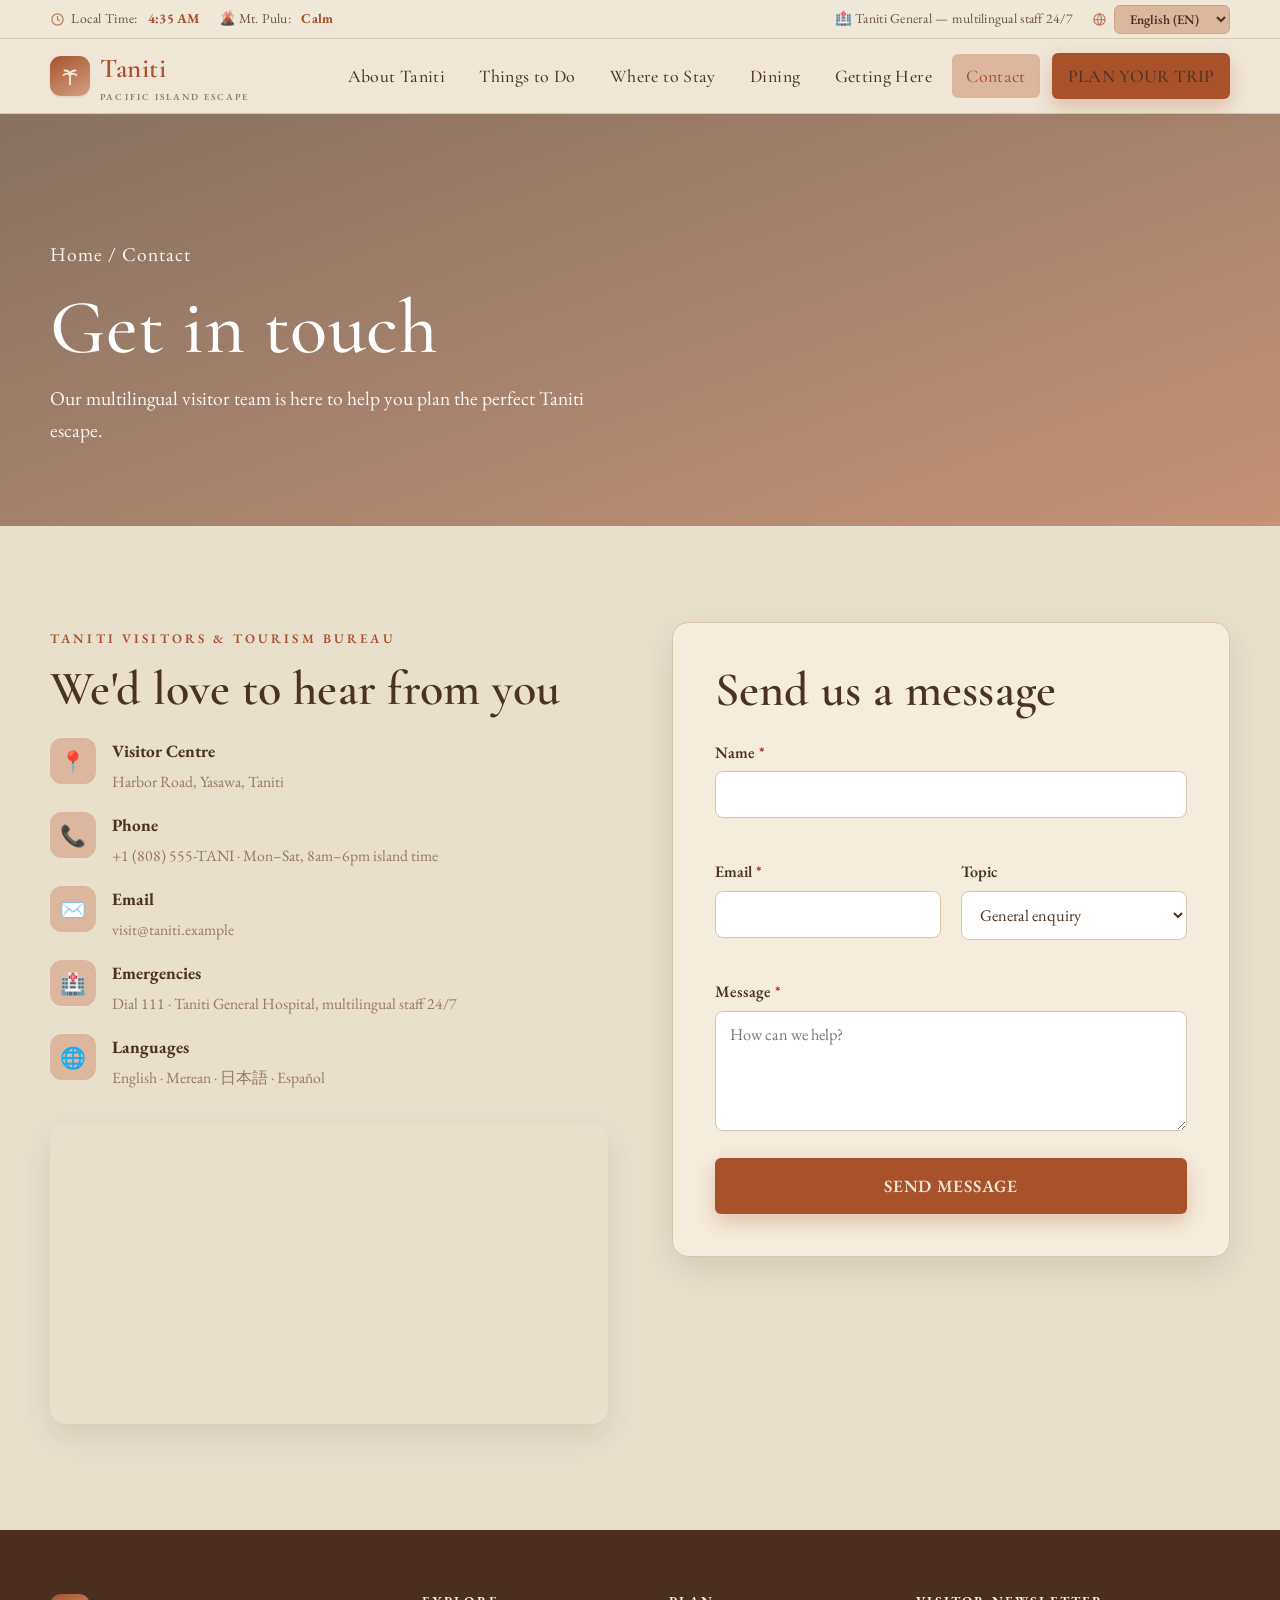
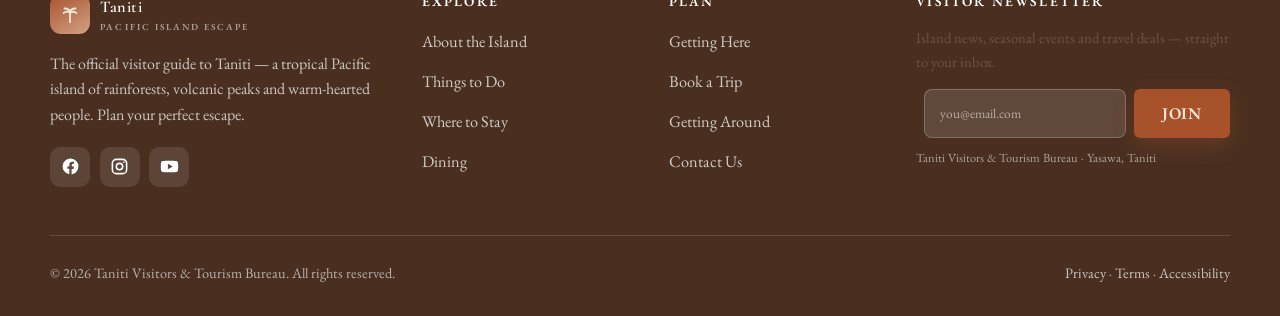
<file: contact.html>
<!DOCTYPE html>
<html lang="en">
<head>
  <meta charset="UTF-8" />
  <meta name="viewport" content="width=device-width, initial-scale=1.0" />
  <title>Contact the Taniti Visitors Bureau</title>
  <meta name="description" content="Questions about visiting Taniti? Reach the Taniti Visitors & Tourism Bureau by message, phone or email. Multilingual help available." />
  <link rel="preconnect" href="https://fonts.googleapis.com" />
  <link rel="preconnect" href="https://fonts.gstatic.com" crossorigin />
  <link href="https://fonts.googleapis.com/css2?family=Inter:wght@400;500;600;700;800&family=Playfair+Display:wght@700;800;900&display=swap" rel="stylesheet" />
  <link rel="stylesheet" href="css/styles.css" />
  <link rel="icon" href="data:image/svg+xml,%3Csvg xmlns='http://www.w3.org/2000/svg' viewBox='0 0 100 100'%3E%3Crect width='100' height='100' rx='22' fill='%23138a9c'/%3E%3Ctext y='72' x='50' font-size='62' text-anchor='middle'%3E🌴%3C/text%3E%3C/svg%3E" />
</head>
<body data-page="contact.html">
  <div id="site-header"></div>

  <section class="page-hero ph-contact">
    <div class="container">
      <p class="crumbs"><a href="index.html">Home</a> / Contact</p>
      <h1>Get in touch</h1>
      <p>Our multilingual visitor team is here to help you plan the perfect Taniti escape.</p>
    </div>
  </section>

  <section class="section">
    <div class="container">
      <div class="split" style="align-items:start">

        <!-- INFO -->
        <div class="reveal">
          <span class="eyebrow">Taniti Visitors &amp; Tourism Bureau</span>
          <h2 style="margin-bottom:1.4rem">We'd love to hear from you</h2>
          <ul class="info-list">
            <li><span class="ic">📍</span><div><strong>Visitor Centre</strong><span>Harbor Road, Yasawa, Taniti</span></div></li>
            <li><span class="ic">📞</span><div><strong>Phone</strong><span>+1 (808) 555-TANI · Mon–Sat, 8am–6pm island time</span></div></li>
            <li><span class="ic">✉️</span><div><strong>Email</strong><span>visit@taniti.example</span></div></li>
            <li><span class="ic">🏥</span><div><strong>Emergencies</strong><span>Dial 111 · Taniti General Hospital, multilingual staff 24/7</span></div></li>
            <li><span class="ic">🌐</span><div><strong>Languages</strong><span>English · Merean · 日本語 · Español</span></div></li>
          </ul>

          <div style="margin-top:2rem">
            <iframe class="map-embed" title="Yasawa, Taniti location" loading="lazy" style="height:300px"
              src="https://www.openstreetmap.org/export/embed.html?bbox=160.0%2C-20.0%2C185.0%2C-5.0&layer=mapnik"></iframe>
          </div>
        </div>

        <!-- FORM -->
        <div class="reveal">
          <div class="form-success" id="contactSuccess" role="status">
            <svg width="26" height="26" viewBox="0 0 24 24" fill="none" stroke="currentColor" stroke-width="2.5" stroke-linecap="round" stroke-linejoin="round"><path d="M20 6 9 17l-5-5"/></svg>
            <div><strong>Message sent! 🌺</strong><p style="margin-top:.3rem;font-size:.95rem">Thanks for reaching out — we'll reply within one business day.</p></div>
          </div>

          <form class="form-card" id="contactForm" novalidate>
            <h2 style="margin-bottom:1.4rem">Send us a message</h2>
            <div class="form-grid">
              <div class="field col-2">
                <label for="cname">Name <span class="req">*</span></label>
                <input id="cname" name="cname" type="text" autocomplete="name" required />
                <span class="err" data-err></span>
              </div>
              <div class="field">
                <label for="cemail">Email <span class="req">*</span></label>
                <input id="cemail" name="cemail" type="email" autocomplete="email" required />
                <span class="err" data-err></span>
              </div>
              <div class="field">
                <label for="ctopic">Topic</label>
                <select id="ctopic" name="ctopic">
                  <option>General enquiry</option>
                  <option>Booking &amp; reservations</option>
                  <option>Activities &amp; tours</option>
                  <option>Accessibility</option>
                  <option>Press &amp; media</option>
                </select>
              </div>
              <div class="field col-2">
                <label for="cmsg">Message <span class="req">*</span></label>
                <textarea id="cmsg" name="cmsg" placeholder="How can we help?" required></textarea>
                <span class="err" data-err></span>
              </div>
            </div>
            <button class="btn btn-primary btn-lg btn-block" type="submit" style="margin-top:.4rem">Send message</button>
          </form>
        </div>

      </div>
    </div>
  </section>

  <div id="site-footer"></div>
  <script src="js/main.js"></script>
  <script>
    window.tanitiPageInit = function (ctx) {
      var form = document.getElementById("contactForm");
      if (!form) return;
      function setError(input, msg) {
        var field = input.closest(".field");
        field.classList.toggle("invalid", !!msg);
        var span = field.querySelector("[data-err]");
        if (span) span.textContent = msg || "";
      }
      function validate(input) {
        var v = input.value.trim();
        if (input.hasAttribute("required") && !v) { setError(input, "This field is required."); return false; }
        if (input.type === "email" && v && !/^[^\s@]+@[^\s@]+\.[^\s@]+$/.test(v)) { setError(input, "Enter a valid email."); return false; }
        setError(input, "");
        return true;
      }
      form.querySelectorAll("[required]").forEach(function (i) {
        i.addEventListener("blur", function () { validate(i); });
      });
      form.addEventListener("submit", function (e) {
        e.preventDefault();
        var ok = true, bad = null;
        form.querySelectorAll("[required]").forEach(function (i) { if (!validate(i)) { ok = false; bad = bad || i; } });
        if (!ok) { bad && bad.focus(); ctx.toast("Please complete the required fields."); return; }
        document.getElementById("contactSuccess").classList.add("show");
        ctx.toast("Message sent! 🌴");
        form.reset();
        document.getElementById("contactSuccess").scrollIntoView({ behavior: "smooth", block: "center" });
      });
    };
  </script>
</body>
</html>
</file>
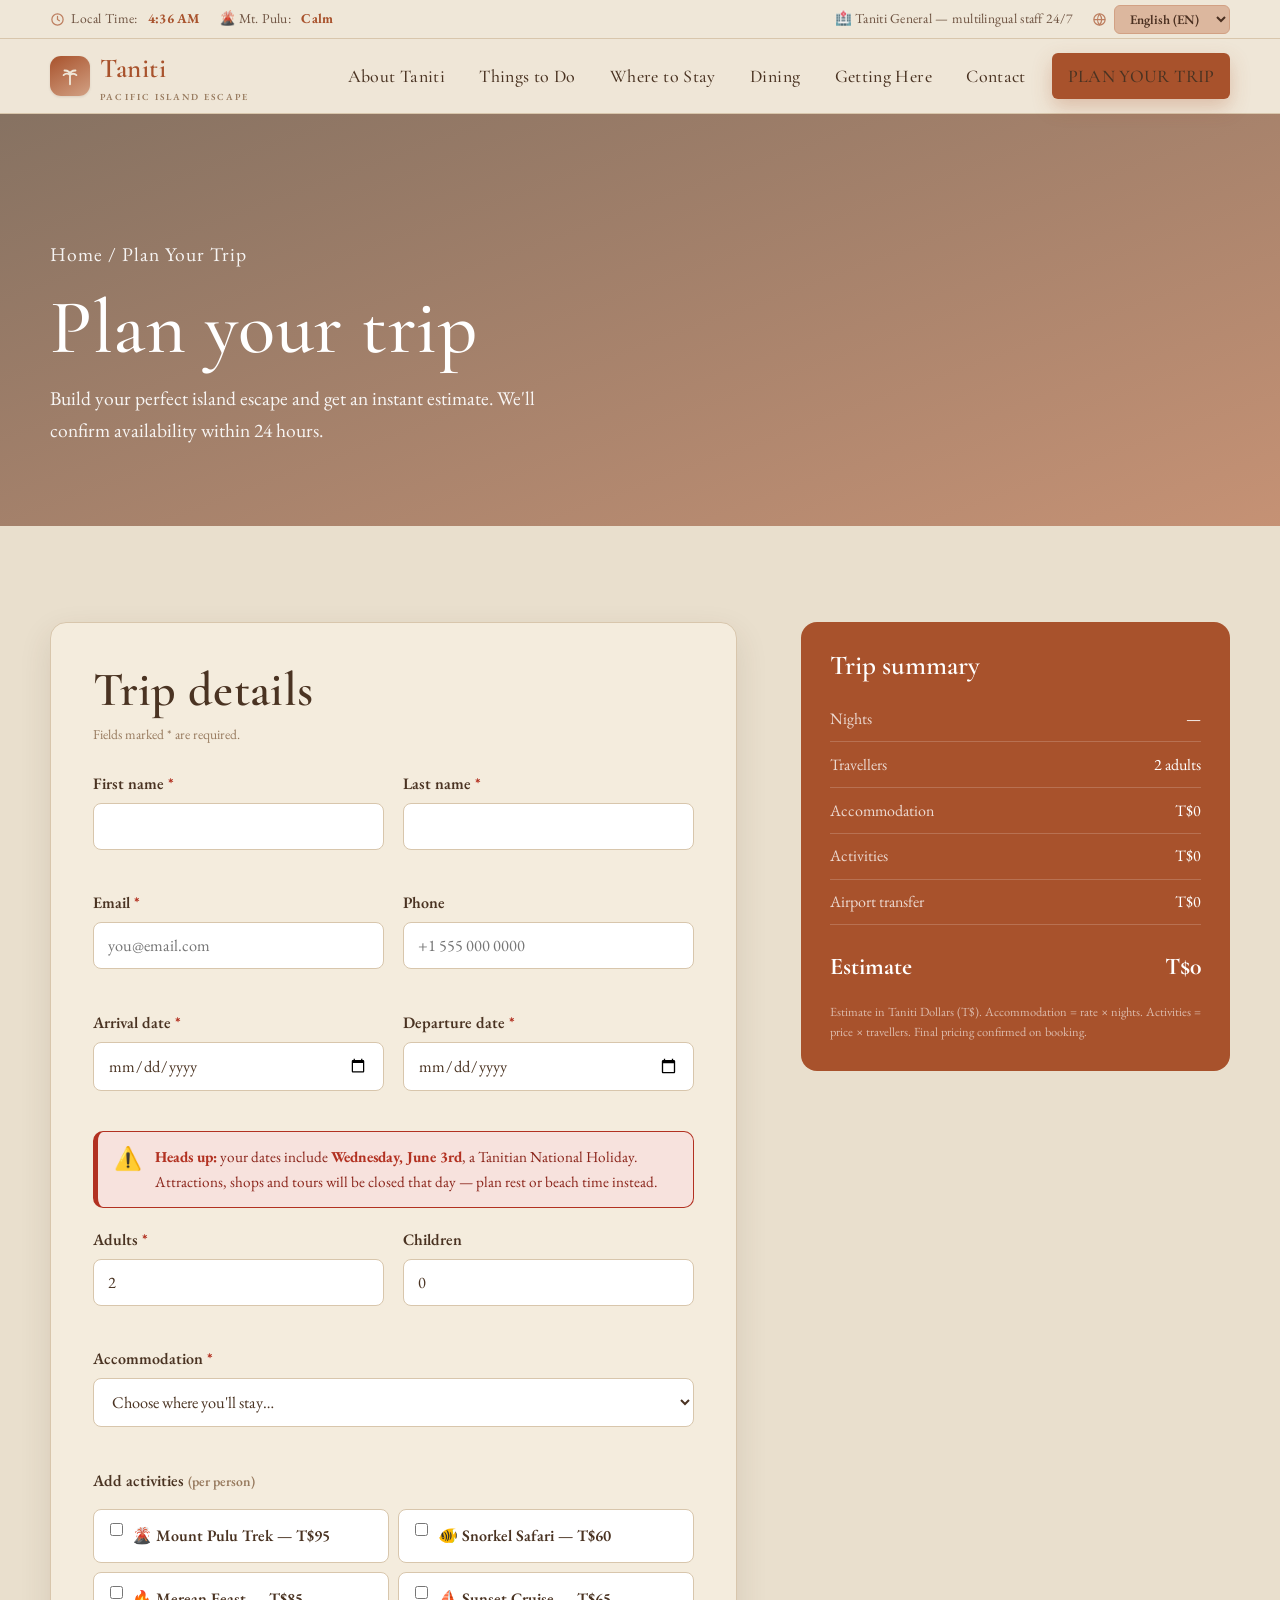
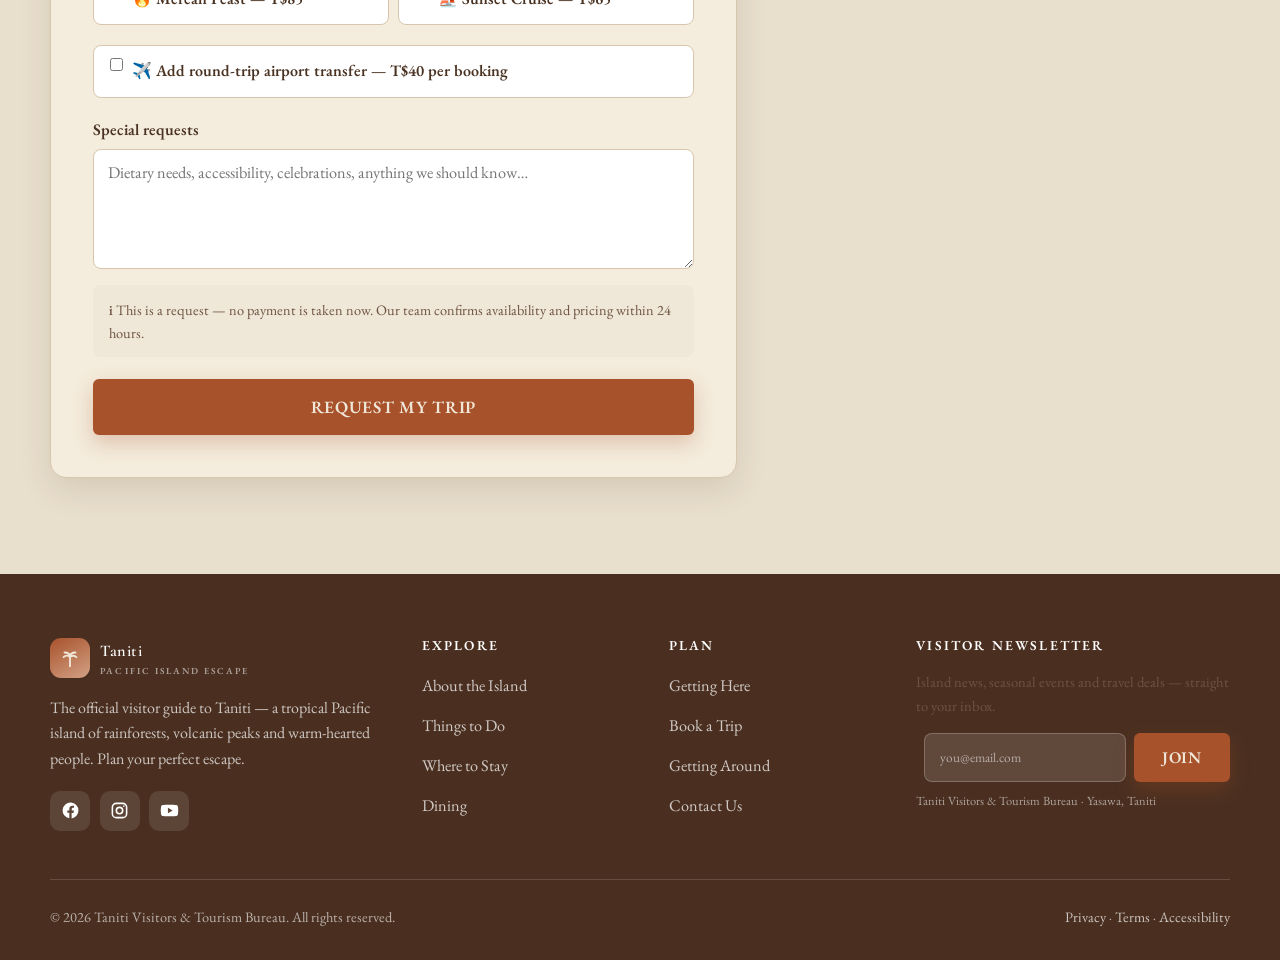
<file: plan.html>
<!DOCTYPE html>
<html lang="en">
<head>
  <meta charset="UTF-8" />
  <meta name="viewport" content="width=device-width, initial-scale=1.0" />
  <title>Plan Your Trip to Taniti — Book Online</title>
  <meta name="description" content="Build and book your Taniti island getaway online: choose dates, accommodation, activities and transfers, and get an instant cost estimate." />
  <link rel="preconnect" href="https://fonts.googleapis.com" />
  <link rel="preconnect" href="https://fonts.gstatic.com" crossorigin />
  <link href="https://fonts.googleapis.com/css2?family=Inter:wght@400;500;600;700;800&family=Playfair+Display:wght@700;800;900&display=swap" rel="stylesheet" />
  <link rel="stylesheet" href="css/styles.css" />
  <link rel="icon" href="data:image/svg+xml,%3Csvg xmlns='http://www.w3.org/2000/svg' viewBox='0 0 100 100'%3E%3Crect width='100' height='100' rx='22' fill='%23138a9c'/%3E%3Ctext y='72' x='50' font-size='62' text-anchor='middle'%3E🌴%3C/text%3E%3C/svg%3E" />
</head>
<body data-page="plan.html">
  <div id="site-header"></div>

  <section class="page-hero ph-plan">
    <div class="container">
      <p class="crumbs"><a href="index.html">Home</a> / Plan Your Trip</p>
      <h1>Plan your trip</h1>
      <p>Build your perfect island escape and get an instant estimate. We'll confirm availability within 24 hours.</p>
    </div>
  </section>

  <section class="section">
    <div class="container">
      <div class="split" style="align-items:start;grid-template-columns:1.6fr 1fr">

        <!-- FORM -->
        <div class="reveal">
          <div class="form-success" id="bookSuccess" role="status">
            <svg width="26" height="26" viewBox="0 0 24 24" fill="none" stroke="currentColor" stroke-width="2.5" stroke-linecap="round" stroke-linejoin="round"><path d="M20 6 9 17l-5-5"/></svg>
            <div>
              <strong>Your trip request is in! 🌺</strong>
              <p id="successDetail" style="margin-top:.3rem;font-size:.95rem"></p>
            </div>
          </div>

          <form class="form-card" id="bookingForm" novalidate>
            <h2 style="margin-bottom:.4rem">Trip details</h2>
            <p class="hint" style="margin-bottom:1.6rem">Fields marked <span class="req">*</span> are required.</p>

            <div class="form-grid">
              <div class="field">
                <label for="fname">First name <span class="req">*</span></label>
                <input id="fname" name="fname" type="text" autocomplete="given-name" required />
                <span class="err" data-err></span>
              </div>
              <div class="field">
                <label for="lname">Last name <span class="req">*</span></label>
                <input id="lname" name="lname" type="text" autocomplete="family-name" required />
                <span class="err" data-err></span>
              </div>
              <div class="field">
                <label for="email">Email <span class="req">*</span></label>
                <input id="email" name="email" type="email" autocomplete="email" placeholder="you@email.com" required />
                <span class="err" data-err></span>
              </div>
              <div class="field">
                <label for="phone">Phone</label>
                <input id="phone" name="phone" type="tel" autocomplete="tel" placeholder="+1 555 000 0000" />
                <span class="err" data-err></span>
              </div>

              <div class="field">
                <label for="arrive">Arrival date <span class="req">*</span></label>
                <input id="arrive" name="arrive" type="date" required />
                <span class="err" data-err></span>
              </div>
              <div class="field">
                <label for="depart">Departure date <span class="req">*</span></label>
                <input id="depart" name="depart" type="date" required />
                <span class="err" data-err></span>
              </div>

              <div class="field col-2" id="holidayWarnWrap" hidden style="margin:0">
                <div class="alert-banner compact" role="alert">
                  <span class="ico">⚠️</span>
                  <span><strong>Heads up:</strong> your dates include <strong>Wednesday, June 3rd</strong>, a Tanitian National Holiday. Attractions, shops and tours will be closed that day — plan rest or beach time instead.</span>
                </div>
              </div>

              <div class="field">
                <label for="adults">Adults <span class="req">*</span></label>
                <input id="adults" name="adults" type="number" min="1" max="12" value="2" required />
                <span class="err" data-err></span>
              </div>
              <div class="field">
                <label for="children">Children</label>
                <input id="children" name="children" type="number" min="0" max="12" value="0" />
                <span class="err" data-err></span>
              </div>

              <div class="field col-2">
                <label for="stay">Accommodation <span class="req">*</span></label>
                <select id="stay" name="stay" required>
                  <option value="" disabled selected>Choose where you'll stay…</option>
                  <option value="320">Taniti Lagoon Resort &amp; Spa — T$320/night</option>
                  <option value="420">Coral Coast Overwater Villas — T$420/night</option>
                  <option value="180">Pulu Rainforest Eco-Lodge — T$180/night</option>
                  <option value="130">Highland Glamping Camp — T$130/night</option>
                  <option value="75">Mauri Family Guesthouse — T$75/night</option>
                  <option value="60">Harborview Inn — T$60/night</option>
                </select>
                <span class="err" data-err></span>
              </div>

              <fieldset class="field col-2" style="border:0;padding:0;margin:0">
                <label as="legend" style="margin-bottom:.6rem;display:block">Add activities <span class="hint">(per person)</span></label>
                <div class="grid grid-2" style="gap:.6rem">
                  <label class="form-note" style="background:#fff;border:1.5px solid var(--line);cursor:pointer;margin:0"><input type="checkbox" name="act" value="95" data-name="Volcano Trek" style="width:auto"> 🌋 Mount Pulu Trek — T$95</label>
                  <label class="form-note" style="background:#fff;border:1.5px solid var(--line);cursor:pointer;margin:0"><input type="checkbox" name="act" value="60" data-name="Snorkel Safari" style="width:auto"> 🐠 Snorkel Safari — T$60</label>
                  <label class="form-note" style="background:#fff;border:1.5px solid var(--line);cursor:pointer;margin:0"><input type="checkbox" name="act" value="85" data-name="Merean Feast" style="width:auto"> 🔥 Merean Feast — T$85</label>
                  <label class="form-note" style="background:#fff;border:1.5px solid var(--line);cursor:pointer;margin:0"><input type="checkbox" name="act" value="65" data-name="Sunset Cruise" style="width:auto"> ⛵ Sunset Cruise — T$65</label>
                </div>
              </fieldset>

              <div class="field col-2">
                <label class="form-note" style="background:#fff;border:1.5px solid var(--line);cursor:pointer;margin:0">
                  <input type="checkbox" id="transfer" name="transfer" value="40" style="width:auto"> ✈️ Add round-trip airport transfer — T$40 per booking
                </label>
              </div>

              <div class="field col-2">
                <label for="notes">Special requests</label>
                <textarea id="notes" name="notes" placeholder="Dietary needs, accessibility, celebrations, anything we should know…"></textarea>
              </div>
            </div>

            <div class="form-note">ℹ️ This is a request — no payment is taken now. Our team confirms availability and pricing within 24 hours.</div>
            <button class="btn btn-primary btn-lg btn-block" type="submit" style="margin-top:1.4rem">Request my trip</button>
          </form>
        </div>

        <!-- LIVE SUMMARY -->
        <div class="reveal">
          <div class="summary">
            <h3>Trip summary</h3>
            <div class="summary-row"><span>Nights</span><span id="sumNights">—</span></div>
            <div class="summary-row"><span>Travellers</span><span id="sumGuests">2 adults</span></div>
            <div class="summary-row"><span>Accommodation</span><span id="sumStay">T$0</span></div>
            <div class="summary-row"><span>Activities</span><span id="sumActs">T$0</span></div>
            <div class="summary-row"><span>Airport transfer</span><span id="sumTransfer">T$0</span></div>
            <div class="summary-total"><span>Estimate</span><span id="sumTotal">T$0</span></div>
            <p style="font-size:.78rem;color:rgba(255,255,255,.6);margin-top:1rem">Estimate in Taniti Dollars (T$). Accommodation = rate × nights. Activities = price × travellers. Final pricing confirmed on booking.</p>
          </div>
        </div>

      </div>
    </div>
  </section>

  <div id="site-footer"></div>
  <script src="js/main.js"></script>
  <script>
    window.tanitiPageInit = function (ctx) {
      var form = document.getElementById("bookingForm");
      if (!form) return;
      var $ = function (id) { return document.getElementById(id); };
      var money = function (n) { return "T$" + n.toLocaleString("en-US"); };

      // Min dates = today
      var todayStr = new Date().toISOString().split("T")[0];
      $("arrive").min = todayStr;
      $("depart").min = todayStr;

      function nights() {
        var a = $("arrive").value, d = $("depart").value;
        if (!a || !d) return 0;
        var diff = (new Date(d) - new Date(a)) / 86400000;
        return diff > 0 ? Math.round(diff) : 0;
      }
      function travellers() {
        return (parseInt($("adults").value, 10) || 0) + (parseInt($("children").value, 10) || 0);
      }

      function recalc() {
        var n = nights();
        var adults = parseInt($("adults").value, 10) || 0;
        var kids = parseInt($("children").value, 10) || 0;
        var pax = Math.max(adults + kids, 1);
        var rate = parseInt($("stay").value, 10) || 0;
        var stayCost = rate * n;

        var actCost = 0;
        form.querySelectorAll('input[name="act"]:checked').forEach(function (c) {
          actCost += (parseInt(c.value, 10) || 0) * pax;
        });
        var transfer = $("transfer").checked ? 40 : 0;
        var total = stayCost + actCost + transfer;

        $("sumNights").textContent = n ? n + (n === 1 ? " night" : " nights") : "—";
        var g = adults + " adult" + (adults === 1 ? "" : "s");
        if (kids > 0) g += ", " + kids + " child" + (kids === 1 ? "" : "ren");
        $("sumGuests").textContent = g;
        $("sumStay").textContent = money(stayCost);
        $("sumActs").textContent = money(actCost);
        $("sumTransfer").textContent = money(transfer);
        $("sumTotal").textContent = money(total);

        // Holiday-aware booking blocker (per Section D usability testing)
        var HOLIDAY = "2026-06-03";  // Wed, Jun 3 — Tanitian National Holiday
        var a = $("arrive").value, d = $("depart").value;
        var hitsHoliday = a && d && a <= HOLIDAY && HOLIDAY <= d;
        $("holidayWarnWrap").hidden = !hitsHoliday;

        return { nights: n, total: total, pax: pax };
      }

      form.addEventListener("input", recalc);
      form.addEventListener("change", recalc);
      recalc();

      // --- Validation ---
      function setError(input, msg) {
        var field = input.closest(".field");
        if (!field) return;
        field.classList.toggle("invalid", !!msg);
        var span = field.querySelector("[data-err]");
        if (span) span.textContent = msg || "";
      }
      function validateField(input) {
        var v = input.value.trim();
        if (input.hasAttribute("required") && !v) { setError(input, "This field is required."); return false; }
        if (input.type === "email" && v && !/^[^\s@]+@[^\s@]+\.[^\s@]+$/.test(v)) { setError(input, "Enter a valid email."); return false; }
        if (input.id === "adults" && (parseInt(v, 10) || 0) < 1) { setError(input, "At least one adult required."); return false; }
        setError(input, "");
        return true;
      }
      form.querySelectorAll("input[required], select[required]").forEach(function (inp) {
        inp.addEventListener("blur", function () { validateField(inp); });
      });

      form.addEventListener("submit", function (e) {
        e.preventDefault();
        var ok = true, firstBad = null;
        form.querySelectorAll("input[required], select[required]").forEach(function (inp) {
          if (!validateField(inp)) { ok = false; firstBad = firstBad || inp; }
        });

        // Date logic
        var n = nights();
        if ($("arrive").value && $("depart").value && n <= 0) {
          setError($("depart"), "Departure must be after arrival.");
          ok = false; firstBad = firstBad || $("depart");
        }

        if (!ok) {
          firstBad && firstBad.focus();
          ctx.toast("Please fix the highlighted fields.");
          return;
        }

        var res = recalc();
        var detail = "We've received your request for a " + res.nights + "-night trip (est. "
          + "T$" + res.total.toLocaleString("en-US") + "). A confirmation has been sent to "
          + $("email").value.trim() + " — our team will be in touch within 24 hours.";
        $("successDetail").textContent = detail;
        var box = $("bookSuccess");
        box.classList.add("show");
        ctx.toast("Trip request sent! 🌴");
        form.reset();
        recalc();
        box.scrollIntoView({ behavior: "smooth", block: "center" });
      });
    };
  </script>
</body>
</html>
</file>
<file: css/styles.css>
/* ==========================================================================
   Visit Taniti — Tourism Website
   Warm terracotta / clay / cream design system (serif)
   ========================================================================== */
@import url('https://fonts.googleapis.com/css2?family=Cormorant+Garamond:wght@400;500;600;700&family=EB+Garamond:ital,wght@0,400;0,500;0,600;1,400&display=swap');

:root {
  /* Palette — warm island earth tones */
  --cream:        #e9dfcd;   /* page background */
  --cream-2:      #efe7d8;   /* lighter panels, header, soft sections */
  --cream-3:      #f4ecdd;   /* card background */
  --sand:         #ece2cf;   /* sand section */
  --sand-dk:      #dccbb0;

  --clay:         #d2a184;   /* salmon buttons / accents */
  --clay-dk:      #c08e6f;
  --clay-lt:      #dcb79e;   /* clay cards / chips */

  --terracotta:   #a8522c;   /* dashboard sections, primary accent */
  --terracotta-dk:#8c4322;
  --terracotta-lt:#b96a40;

  --brown:        #4a2f20;   /* darkest — footer, summary */
  --ink:          #4a3322;   /* body heading text */
  --ink-soft:     #6e5341;   /* body copy */
  --muted:        #977a5e;   /* captions */
  --line:         #d8c6ac;   /* warm borders */
  --red:          #b23121;   /* legal / alerts */
  --green:        #5b7a4e;   /* success */

  --white:        #ffffff;
  --bg:           var(--cream);

  --shadow-sm: 0 1px 3px rgba(74,47,32,.08), 0 1px 2px rgba(74,47,32,.06);
  --shadow:    0 12px 32px rgba(74,47,32,.12);
  --shadow-lg: 0 24px 60px rgba(74,47,32,.20);

  --radius:    10px;
  --radius-lg: 16px;
  --radius-pill: 6px;        /* the reference uses gently-rounded rectangles */

  --maxw: 1180px;

  --font-head: "Cormorant Garamond", Georgia, "Times New Roman", serif;
  --font-body: "EB Garamond", Georgia, "Times New Roman", serif;

  --ease: cubic-bezier(.22, 1, .36, 1);
}

/* ---------- Reset ---------- */
*, *::before, *::after { box-sizing: border-box; }
* { margin: 0; }
html { scroll-behavior: smooth; -webkit-text-size-adjust: 100%; }
body {
  font-family: var(--font-body);
  color: var(--ink-soft);
  background: var(--bg);
  line-height: 1.6;
  font-size: 19px;
  -webkit-font-smoothing: antialiased;
  text-rendering: optimizeLegibility;
}
img { max-width: 100%; display: block; }
a { color: var(--terracotta); text-decoration: none; }
button { font-family: inherit; cursor: pointer; }
:focus-visible { outline: 3px solid var(--clay); outline-offset: 2px; border-radius: 4px; }

h1, h2, h3, h4 { font-family: var(--font-head); line-height: 1.1; color: var(--ink); font-weight: 600; }
h1 { font-size: clamp(2.6rem, 6vw, 5rem); letter-spacing: .5px; font-weight: 500; }
h2 { font-size: clamp(2rem, 4vw, 3rem); letter-spacing: .3px; }
h3 { font-size: clamp(1.35rem, 2.2vw, 1.7rem); }
p  { color: var(--ink-soft); }

/* ---------- Layout helpers ---------- */
.container { width: min(100% - 2.4rem, var(--maxw)); margin-inline: auto; }
.section { padding: clamp(3.5rem, 8vw, 6rem) 0; }
.section--tight { padding: clamp(2.5rem, 5vw, 4rem) 0; }
.section--sand { background: var(--cream-2); }
.section--ocean { background: var(--terracotta); color: var(--cream-2); }
.section--ocean h2, .section--ocean h3 { color: #fff; }
.section--ocean p { color: rgba(255,255,255,.86); }

.eyebrow {
  display: inline-block;
  font-family: var(--font-body);
  font-weight: 600;
  font-size: .82rem;
  letter-spacing: .24em;
  text-transform: uppercase;
  color: var(--terracotta);
  margin-bottom: .9rem;
}
.section--ocean .eyebrow { color: var(--clay-lt); }
.lead { font-size: 1.25rem; color: var(--ink-soft); max-width: 62ch; }
.section--ocean .lead { color: rgba(255,255,255,.9); }
.center { text-align: center; }
.center .lead { margin-inline: auto; }
.section-head { max-width: 66ch; margin-bottom: 2.6rem; }
.section-head.center { margin-inline: auto; }

/* ---------- Buttons ---------- */
.btn {
  display: inline-flex; align-items: center; gap: .5rem;
  font-family: var(--font-body);
  font-weight: 600; font-size: 1.02rem; letter-spacing: .04em;
  padding: .8rem 1.7rem;
  border-radius: var(--radius-pill);
  border: 1.5px solid transparent;
  transition: transform .25s var(--ease), box-shadow .25s var(--ease), background .25s, color .25s;
  white-space: nowrap; text-transform: uppercase;
}
.btn:hover { transform: translateY(-2px); }
.btn-primary { background: var(--terracotta); color: var(--cream-2); box-shadow: 0 8px 20px rgba(168,82,44,.28); }
.btn-primary:hover { background: var(--terracotta-dk); }
.btn-ocean { background: var(--clay); color: var(--brown); box-shadow: 0 8px 20px rgba(210,161,132,.4); }
.btn-ocean:hover { background: var(--clay-dk); }
.btn-ghost { background: rgba(255,255,255,.14); color: #fff; border-color: rgba(255,255,255,.6); backdrop-filter: blur(4px); }
.btn-ghost:hover { background: rgba(255,255,255,.24); }
.btn-outline { background: transparent; color: var(--terracotta); border-color: var(--clay); }
.btn-outline:hover { background: var(--clay-lt); color: var(--brown); }
.btn-lg { padding: 1rem 2.2rem; font-size: 1.08rem; }
.btn-block { width: 100%; justify-content: center; }

/* ==========================================================================
   Header / Navigation
   ========================================================================== */
.utility-bar {
  background: var(--cream-2);
  color: var(--ink-soft);
  font-size: .85rem; letter-spacing: .02em;
  border-bottom: 1px solid var(--line);
}
.utility-bar .container {
  display: flex; align-items: center; gap: 1.2rem;
  min-height: 38px; flex-wrap: wrap;
}
.utility-bar strong { color: var(--terracotta); font-weight: 700; }
.utility-item { display: inline-flex; align-items: center; gap: .4rem; }
.utility-item svg { width: 15px; height: 15px; opacity: .7; color: var(--terracotta); }
.utility-spacer { margin-left: auto; }
.lang-select {
  background: var(--clay-lt);
  color: var(--brown); border: 1px solid var(--clay);
  border-radius: var(--radius-pill);
  padding: .25rem .7rem; font-size: .82rem; font-family: var(--font-body); font-weight: 600;
  cursor: pointer;
}
.lang-select:hover { background: var(--clay); }

.site-header {
  position: sticky; top: 0; z-index: 100;
  background: rgba(239,231,216,.92);
  backdrop-filter: saturate(140%) blur(12px);
  -webkit-backdrop-filter: saturate(140%) blur(12px);
  border-bottom: 1px solid var(--line);
  transition: box-shadow .3s;
}
.site-header.scrolled { box-shadow: var(--shadow-sm); }
.nav { display: flex; align-items: center; justify-content: space-between; min-height: 74px; gap: 1rem; }
.brand { display: inline-flex; align-items: center; gap: .65rem; font-family: var(--font-head); font-weight: 600; font-size: 1.7rem; color: var(--terracotta); letter-spacing: .5px; }
.brand .mark {
  width: 40px; height: 40px; border-radius: 11px;
  background: linear-gradient(150deg, var(--terracotta), var(--clay));
  display: grid; place-items: center; color: var(--cream-2); flex: none;
  box-shadow: var(--shadow-sm);
}
.brand .mark svg { width: 22px; height: 22px; }
.brand small { display: block; font-family: var(--font-body); font-weight: 600; font-size: .58rem; letter-spacing: .22em; text-transform: uppercase; color: var(--muted); }

.nav-links { display: flex; align-items: center; gap: .35rem; list-style: none; padding: 0; }
.nav-links a {
  display: inline-block; padding: .5rem .9rem; border-radius: var(--radius-pill);
  color: var(--ink); font-weight: 500; font-size: 1.12rem; font-family: var(--font-head);
  letter-spacing: .02em;
  transition: background .2s, color .2s;
}
.nav-links a:hover { background: var(--clay-lt); color: var(--terracotta-dk); }
.nav-links a.active { color: var(--terracotta); background: var(--clay-lt); }
.nav-cta { margin-left: .4rem; }

.nav-toggle {
  display: none; background: none; border: none; padding: .4rem;
  width: 44px; height: 44px; border-radius: 10px;
}
.nav-toggle span { display: block; width: 24px; height: 2px; background: var(--brown); margin: 5px auto; transition: .3s var(--ease); }
.nav-toggle[aria-expanded="true"] span:nth-child(1) { transform: translateY(7px) rotate(45deg); }
.nav-toggle[aria-expanded="true"] span:nth-child(2) { opacity: 0; }
.nav-toggle[aria-expanded="true"] span:nth-child(3) { transform: translateY(-7px) rotate(-45deg); }

/* ==========================================================================
   Hero
   ========================================================================== */
.hero {
  position: relative; color: #fff; isolation: isolate;
  display: grid; align-items: center; text-align: center;
  min-height: clamp(480px, 70vh, 660px);
  padding: 5rem 0;
}
.hero::before {
  content: ""; position: absolute; inset: 0; z-index: -2;
  background-image: url("https://images.unsplash.com/photo-1505228395891-9a51e7e86bf6?auto=format&fit=crop&w=2000&q=80");
  background-size: cover; background-position: center;
}
.hero::after {
  content: ""; position: absolute; inset: 0; z-index: -1;
  background: linear-gradient(180deg, rgba(74,47,32,.30) 0%, rgba(74,47,32,.22) 45%, rgba(74,47,32,.40) 100%);
}
.hero-inner { max-width: 760px; margin-inline: auto; }
.hero h1 { color: #fff; text-shadow: 0 2px 30px rgba(0,0,0,.28); font-size: clamp(3.4rem, 9vw, 7rem); font-weight: 500; }
.hero p { color: rgba(255,255,255,.94); font-size: 1.35rem; margin: 1rem auto 2rem; max-width: 52ch; letter-spacing: .02em; }
.hero-actions { display: flex; gap: 1rem; flex-wrap: wrap; justify-content: center; }
.hero-badge {
  display: inline-flex; align-items: center; gap: .5rem;
  background: rgba(255,255,255,.16); border: 1px solid rgba(255,255,255,.4);
  padding: .4rem 1.1rem; border-radius: var(--radius-pill);
  font-size: .9rem; font-weight: 600; margin-bottom: 1.4rem; backdrop-filter: blur(4px);
  letter-spacing: .14em; text-transform: uppercase;
}
.hero-tagline {
  display: block; font-family: var(--font-head); font-weight: 400;
  font-size: clamp(1.3rem, 3.5vw, 2.4rem); letter-spacing: .42em;
  text-transform: uppercase; margin-top: .4rem; text-indent: .42em;
  color: rgba(255,255,255,.95);
}
.page-hero {
  position: relative; color: #fff; isolation: isolate;
  padding: clamp(4rem, 12vw, 7rem) 0 clamp(3rem, 8vw, 5rem);
}
.page-hero::after {
  content: ""; position: absolute; inset: 0; z-index: -1;
  background: linear-gradient(160deg, rgba(74,47,32,.62), rgba(168,82,44,.55));
}
.page-hero h1 { color: #fff; }
.page-hero p { color: rgba(255,255,255,.92); max-width: 60ch; margin-top: .8rem; font-size: 1.22rem; }
.crumbs { font-size: .9rem; color: rgba(255,255,255,.78); margin-bottom: 1rem; letter-spacing: .05em; }
.crumbs a { color: rgba(255,255,255,.92); }

/* Per-page hero backgrounds */
.hero-about::before, .ph-about::before { background-image: url("https://images.unsplash.com/photo-1518509562904-e7ef99cdcc86?auto=format&fit=crop&w=2000&q=80"); }
.ph-activities::before { background-image: url("https://images.unsplash.com/photo-1530866495561-507c9faab2ed?auto=format&fit=crop&w=2000&q=80"); }
.ph-stay::before { background-image: url("https://images.unsplash.com/photo-1571896349842-33c89424de2d?auto=format&fit=crop&w=2000&q=80"); }
.ph-dining::before { background-image: url("https://images.unsplash.com/photo-1414235077428-338989a2e8c0?auto=format&fit=crop&w=2000&q=80"); }
.ph-travel::before { background-image: url("https://images.unsplash.com/photo-1436491865332-7a61a109cc05?auto=format&fit=crop&w=2000&q=80"); }
.ph-plan::before { background-image: url("https://images.unsplash.com/photo-1507525428034-b723cf961d3e?auto=format&fit=crop&w=2000&q=80"); }
.ph-contact::before { background-image: url("https://images.unsplash.com/photo-1559827260-dc66d52bef19?auto=format&fit=crop&w=2000&q=80"); }
.page-hero[class*="ph-"]::before {
  content: ""; position: absolute; inset: 0; z-index: -2;
  background-size: cover; background-position: center;
}

/* ==========================================================================
   Cards & grids
   ========================================================================== */
.grid { display: grid; gap: 1.6rem; }
.grid-2 { grid-template-columns: repeat(2, 1fr); }
.grid-3 { grid-template-columns: repeat(3, 1fr); }
.grid-4 { grid-template-columns: repeat(4, 1fr); }

.card {
  background: var(--cream-3); border: 1px solid var(--line); border-radius: var(--radius-lg);
  overflow: hidden; box-shadow: var(--shadow-sm);
  transition: transform .35s var(--ease), box-shadow .35s var(--ease);
  display: flex; flex-direction: column;
}
.card:hover { transform: translateY(-6px); box-shadow: var(--shadow); }
.card-media { aspect-ratio: 16/11; overflow: hidden; position: relative; background: var(--sand-dk); }
.card-media img { width: 100%; height: 100%; object-fit: cover; transition: transform .6s var(--ease); }
.card:hover .card-media img { transform: scale(1.06); }
.card-tag {
  position: absolute; top: .9rem; left: .9rem;
  background: var(--terracotta); color: var(--cream-2);
  font-size: .72rem; font-weight: 600; letter-spacing: .08em; text-transform: uppercase;
  padding: .3rem .7rem; border-radius: var(--radius-pill); font-family: var(--font-body);
}
.card-body { padding: 1.4rem; display: flex; flex-direction: column; gap: .6rem; flex: 1; }
.card-body h3 { margin-bottom: .1rem; color: var(--terracotta-dk); }
.card-body p { font-size: 1rem; flex: 1; }
.card-meta { display: flex; gap: 1rem; font-size: .88rem; color: var(--muted); flex-wrap: wrap; }
.card-meta span { display: inline-flex; align-items: center; gap: .3rem; }
.card-foot { display: flex; align-items: center; justify-content: space-between; margin-top: .4rem; }
.price { font-weight: 700; font-family: var(--font-head); color: var(--terracotta-dk); font-size: 1.4rem; }
.price small { font-family: var(--font-body); font-weight: 500; color: var(--muted); font-size: .78rem; }

/* Feature tiles — clay cards, centred (matches "Before You Go") */
.feature {
  background: var(--clay-lt); border: 1px solid var(--clay); border-radius: var(--radius);
  padding: 2rem 1.6rem; box-shadow: none; text-align: center; color: var(--brown);
  transition: transform .3s var(--ease), box-shadow .3s var(--ease);
}
.feature:hover { transform: translateY(-4px); box-shadow: var(--shadow); }
.feature .ic {
  width: 56px; height: 56px; border-radius: 14px; display: grid; place-items: center;
  background: var(--cream-3); color: var(--terracotta); margin: 0 auto 1rem;
  font-size: 1.5rem; font-family: var(--font-head); font-weight: 600;
}
.feature .ic svg { width: 26px; height: 26px; }
.feature h3 { font-size: 1.35rem; margin-bottom: .4rem; color: var(--brown); }
.feature p { font-size: 1rem; color: var(--terracotta-dk); }

/* Stats */
.stats { display: grid; grid-template-columns: repeat(4, 1fr); gap: 1.4rem; }
.stat { text-align: center; }
.stat .num { font-family: var(--font-head); font-size: clamp(2.4rem, 5vw, 3.4rem); font-weight: 600; color: #f3e2d0; line-height: 1; }
.stat .lbl { font-size: .95rem; color: rgba(255,255,255,.82); margin-top: .5rem; letter-spacing: .03em; }

/* Split media */
.split { display: grid; grid-template-columns: 1fr 1fr; gap: clamp(2rem, 5vw, 4rem); align-items: center; }
.split.reverse > :first-child { order: 2; }
.split-media img { border-radius: var(--radius-lg); box-shadow: var(--shadow); width: 100%; aspect-ratio: 4/3; object-fit: cover; }
.split-body h2 { margin-bottom: 1rem; }

/* Checklist */
.ticks { list-style: none; padding: 0; display: grid; gap: .7rem; margin-top: 1.2rem; }
.ticks li { display: flex; gap: .7rem; align-items: flex-start; color: var(--ink-soft); font-size: 1.05rem; }
.ticks li::before {
  content: "✓"; flex: none; width: 24px; height: 24px; border-radius: 50%;
  background: var(--terracotta); color: var(--cream-2); font-weight: 700; font-size: .8rem;
  display: grid; place-items: center; margin-top: 4px; font-family: var(--font-body);
}

/* Filter chips — clay rectangles */
.filters { display: flex; flex-wrap: wrap; gap: .6rem; margin-bottom: 2rem; }
.chip {
  border: 1.5px solid var(--clay); background: var(--clay-lt); color: var(--brown);
  padding: .55rem 1.3rem; border-radius: var(--radius-pill); font-weight: 600; font-size: 1rem;
  font-family: var(--font-body); letter-spacing: .02em;
  transition: all .2s;
}
.chip:hover { background: var(--clay); border-color: var(--clay-dk); }
.chip.active { background: var(--terracotta); color: var(--cream-2); border-color: var(--terracotta); }
.is-hidden { display: none !important; }
.no-results { text-align: center; color: var(--muted); padding: 2rem; grid-column: 1 / -1; }

/* ==========================================================================
   Forms
   ========================================================================== */
.form-card {
  background: var(--cream-3); border: 1px solid var(--line); border-radius: var(--radius-lg);
  padding: clamp(1.6rem, 4vw, 2.6rem); box-shadow: var(--shadow);
}
.form-grid { display: grid; gap: 1.2rem; grid-template-columns: 1fr 1fr; }
.field { display: flex; flex-direction: column; gap: .4rem; }
.field.col-2 { grid-column: span 2; }
.field label { font-weight: 600; font-size: 1rem; color: var(--ink); }
.field label .req { color: var(--red); }
.field input, .field select, .field textarea {
  font-family: var(--font-body); font-size: 1.02rem; color: var(--ink);
  padding: .75rem .9rem; border: 1.5px solid var(--line); border-radius: 8px;
  background: #fff; transition: border .2s, box-shadow .2s; width: 100%;
}
.field input:focus, .field select:focus, .field textarea:focus {
  outline: none; border-color: var(--clay); box-shadow: 0 0 0 3px rgba(210,161,132,.35);
}
.field textarea { resize: vertical; min-height: 120px; }
.field .err { color: var(--red); font-size: .85rem; min-height: 1.1em; }
.field.invalid input, .field.invalid select, .field.invalid textarea { border-color: var(--red); }
.hint { font-size: .85rem; color: var(--muted); }

.form-note {
  display: flex; gap: .6rem; align-items: flex-start; font-size: .9rem; color: var(--ink-soft);
  background: var(--cream-2); border-radius: 8px; padding: .8rem 1rem; margin-top: 1rem;
}
.form-success {
  background: #e7efe0; border: 1px solid #bcd3ad; color: #3c5730;
  border-radius: var(--radius); padding: 1.2rem 1.4rem; display: none; gap: .8rem; align-items: flex-start;
}
.form-success.show { display: flex; }
.form-success svg { flex: none; color: var(--green); }

/* Summary box for booking */
.summary {
  position: sticky; top: 96px;
  background: var(--terracotta); color: #fff; border-radius: var(--radius-lg); padding: 1.8rem;
}
.summary h3 { color: #fff; margin-bottom: 1rem; }
.summary-row { display: flex; justify-content: space-between; gap: 1rem; padding: .6rem 0; border-bottom: 1px solid rgba(255,255,255,.18); font-size: 1rem; }
.summary-row span:first-child { color: rgba(255,255,255,.78); }
.summary-total { display: flex; justify-content: space-between; padding-top: 1rem; margin-top: .4rem; font-size: 1.5rem; font-family: var(--font-head); font-weight: 700; }

/* ==========================================================================
   Misc components
   ========================================================================== */
.accordion { border: 1px solid var(--line); border-radius: var(--radius); overflow: hidden; background: var(--cream-3); }
.acc-item + .acc-item { border-top: 1px solid var(--line); }
.acc-head {
  width: 100%; text-align: left; background: none; border: none; padding: 1.2rem 1.4rem;
  font-weight: 600; font-size: 1.2rem; color: var(--ink); display: flex; justify-content: space-between; gap: 1rem; align-items: center;
  font-family: var(--font-head);
}
.acc-head .pm { flex: none; transition: transform .3s; color: var(--terracotta); font-size: 1.6rem; }
.acc-item.open .acc-head .pm { transform: rotate(45deg); }
.acc-panel { max-height: 0; overflow: hidden; transition: max-height .35s var(--ease); }
.acc-panel-inner { padding: 0 1.4rem 1.3rem; color: var(--ink-soft); }

.gallery { display: grid; grid-template-columns: repeat(4, 1fr); gap: 1rem; }
.gallery img { border-radius: var(--radius); aspect-ratio: 1; object-fit: cover; cursor: pointer; transition: transform .3s, filter .3s; }
.gallery img:hover { transform: scale(1.03); filter: brightness(1.05); }
.gallery .tall { grid-row: span 2; aspect-ratio: 1/2; }

.cta-band { background: linear-gradient(135deg, var(--terracotta), var(--terracotta-dk)); color: #fff; text-align: center; border-radius: var(--radius-lg); padding: clamp(2.5rem, 6vw, 4rem); }
.cta-band h2 { color: #fff; }
.cta-band p { color: rgba(255,255,255,.92); max-width: 52ch; margin: 1rem auto 2rem; font-size: 1.15rem; }

.info-list { list-style: none; padding: 0; display: grid; gap: 1rem; }
.info-list li { display: flex; gap: 1rem; align-items: flex-start; }
.info-list .ic { flex: none; width: 46px; height: 46px; border-radius: 12px; background: var(--clay-lt); color: var(--terracotta); display: grid; place-items: center; font-size: 1.3rem; }
.info-list .ic svg { width: 22px; height: 22px; }
.info-list strong { display: block; color: var(--ink); font-size: 1.08rem; }
.info-list span { font-size: .98rem; color: var(--muted); }

.map-embed { border: 0; width: 100%; height: 380px; border-radius: var(--radius-lg); box-shadow: var(--shadow); filter: sepia(.18) saturate(1.05); }

.weather-strip { display: flex; flex-wrap: wrap; gap: 1rem; }
.weather-card { flex: 1 1 120px; background: rgba(255,255,255,.12); border: 1px solid rgba(255,255,255,.22); border-radius: var(--radius); padding: 1.1rem; text-align: center; }
.weather-card .mo { font-weight: 600; font-size: .85rem; letter-spacing: .12em; text-transform: uppercase; color: #f3e2d0; }
.weather-card .tmp { font-family: var(--font-head); font-size: 2rem; font-weight: 600; color: #fff; }
.weather-card .ic { font-size: 1.5rem; }

/* Legal advisory / alert box */
.advisory {
  background: var(--cream-3); border: 1.5px solid var(--clay); border-left: 5px solid var(--red);
  border-radius: var(--radius); padding: 1.2rem 1.4rem; color: var(--red);
}
.advisory strong { font-family: var(--font-head); font-size: 1.3rem; display: block; margin-bottom: .3rem; letter-spacing: .03em; }
.advisory p { color: var(--red); font-size: .98rem; }

/* ==========================================================================
   Footer
   ========================================================================== */
.site-footer { background: var(--brown); color: rgba(255,255,255,.8); padding: 4rem 0 2rem; }
.footer-grid { display: grid; grid-template-columns: 1.6fr 1fr 1fr 1.4fr; gap: 2.5rem; margin-bottom: 3rem; }
.footer-grid h4 { color: #fff; font-family: var(--font-body); font-size: .85rem; letter-spacing: .16em; text-transform: uppercase; margin-bottom: 1.1rem; }
.footer-grid ul { list-style: none; padding: 0; display: grid; gap: .6rem; }
.footer-grid a { color: rgba(255,255,255,.74); font-size: 1.02rem; }
.footer-grid a:hover { color: var(--clay-lt); }
.footer-grid .brand { color: #fff; margin-bottom: 1rem; }
.footer-grid .brand small { color: rgba(255,255,255,.55); }
.footer-about p { font-size: 1rem; color: rgba(255,255,255,.72); }
.socials { display: flex; gap: .6rem; margin-top: 1.2rem; }
.socials a { width: 40px; height: 40px; border-radius: 10px; background: rgba(255,255,255,.1); display: grid; place-items: center; color: #fff; transition: background .2s; }
.socials a:hover { background: var(--terracotta); }
.socials svg { width: 19px; height: 19px; }
.newsletter { display: flex; gap: .5rem; margin-top: 1rem; }
.newsletter input { flex: 1; background: rgba(255,255,255,.12); border: 1px solid rgba(255,255,255,.22); color: #fff; padding: .7rem .9rem; border-radius: 8px; font-family: var(--font-body); }
.newsletter input::placeholder { color: rgba(255,255,255,.55); }
.footer-bottom { border-top: 1px solid rgba(255,255,255,.14); padding-top: 1.6rem; display: flex; justify-content: space-between; flex-wrap: wrap; gap: 1rem; font-size: .9rem; color: rgba(255,255,255,.62); }
.footer-bottom a { color: rgba(255,255,255,.72); }

/* ==========================================================================
   Toast
   ========================================================================== */
.toast {
  position: fixed; bottom: 24px; left: 50%; transform: translateX(-50%) translateY(120px);
  background: var(--brown); color: #fff; padding: .9rem 1.4rem; border-radius: var(--radius-pill);
  box-shadow: var(--shadow-lg); z-index: 1000; font-weight: 600; font-size: 1rem;
  display: flex; align-items: center; gap: .6rem; opacity: 0; transition: transform .4s var(--ease), opacity .4s;
  max-width: 90vw; font-family: var(--font-body);
}
.toast.show { transform: translateX(-50%) translateY(0); opacity: 1; }
.toast svg { color: var(--clay-lt); flex: none; }

/* ==========================================================================
   Reveal on scroll
   ========================================================================== */
.reveal { opacity: 0; transform: translateY(24px); transition: opacity .7s var(--ease), transform .7s var(--ease); }
.reveal.in { opacity: 1; transform: none; }

/* ==========================================================================
   Dashboards — added per Section D guerrilla usability testing
   (Transportation Dashboard + Activity Planning Dashboard)
   ========================================================================== */
.dashboard { display: grid; grid-template-columns: 360px 1fr; gap: 1.6rem; align-items: start; }
.dash-panel { background: var(--cream-3); border: 1px solid var(--line); border-radius: var(--radius-lg); padding: 1.5rem; }
.dash-panel-title {
  font-family: var(--font-head); text-transform: uppercase; letter-spacing: .12em;
  font-size: 1.1rem; color: var(--terracotta-dk); text-align: center; font-weight: 600;
  margin-bottom: 1.1rem;
}

/* Transit filter */
.transit-filter { display: grid; gap: .6rem; margin-bottom: 1.3rem; }
.transit-btn {
  width: 100%; text-align: center; background: var(--clay-lt); border: 1.5px solid var(--clay);
  color: var(--brown); padding: .8rem 1rem; border-radius: var(--radius-pill);
  font-family: var(--font-body); font-weight: 600; font-size: 1.02rem; transition: all .2s;
}
.transit-btn:hover { background: var(--clay); }
.transit-btn.active { background: var(--terracotta); color: var(--cream-2); border-color: var(--terracotta); }

.transit-details { background: var(--terracotta); color: var(--cream-2); border-radius: var(--radius); padding: 1.4rem; text-align: center; }
.transit-details h4 { color: #fff; font-family: var(--font-head); font-size: 1.4rem; margin-bottom: .3rem; }
.transit-details > p { color: rgba(255,255,255,.9); margin-bottom: 1rem; font-size: .98rem; }
.transit-details .row { display: flex; justify-content: space-between; gap: 1rem; padding: .5rem 0; border-bottom: 1px solid rgba(255,255,255,.2); font-size: .98rem; text-align: left; }
.transit-details .row:last-child { border-bottom: 0; }
.transit-details .row span { color: rgba(255,255,255,.78); }
.transit-details .row strong { color: #fff; }

/* Travel safety tips (filled empty-state per Tester 2) */
.safety-tips { list-style: none; padding: 0; display: grid; gap: .85rem; }
.safety-tips li { display: flex; gap: .7rem; align-items: flex-start; color: var(--ink-soft); font-size: 1.02rem; }
.safety-tips li::before {
  content: "🛡️"; flex: none; font-size: 1rem; line-height: 1.5;
}

/* National holiday alert banner (per Tester 3) */
.alert-banner {
  display: flex; gap: .85rem; align-items: flex-start;
  background: #f7e2dd; border: 1.5px solid var(--red); border-left: 5px solid var(--red);
  border-radius: var(--radius); padding: 1rem 1.2rem; color: #8a241a;
}
.alert-banner .ico { font-size: 1.4rem; line-height: 1.2; flex: none; }
.alert-banner strong { color: var(--red); }
.alert-banner.compact { font-size: .95rem; padding: .8rem 1rem; }

/* Activity list with holiday-aware closed state */
.activity-list { display: grid; gap: .7rem; }
.activity-item {
  display: flex; justify-content: space-between; align-items: center; gap: 1rem;
  background: var(--clay-lt); border: 1.5px solid var(--clay); border-radius: var(--radius);
  padding: .85rem 1.1rem;
}
.activity-item .name { font-weight: 600; color: var(--brown); font-size: 1.05rem; }
.activity-item .time { font-size: .9rem; color: var(--terracotta-dk); }
.activity-item .btn { padding: .5rem 1.1rem; font-size: .85rem; }
.activity-item.closed { background: #e4dccf; border-color: #cdbda6; }
.activity-item.closed .name { color: var(--muted); text-decoration: line-through; }
.activity-item.closed .time { color: var(--red); font-weight: 600; }
.closed-tag {
  background: var(--red); color: #fff; font-size: .72rem; font-weight: 700;
  text-transform: uppercase; letter-spacing: .04em; padding: .35rem .7rem;
  border-radius: var(--radius-pill); display: inline-flex; gap: .3rem; align-items: center; white-space: nowrap;
}

/* Activity calendar */
.calendar { background: var(--cream-2); border: 1px solid var(--line); border-radius: var(--radius); padding: 1.2rem; }
.cal-head { text-align: center; font-family: var(--font-head); font-size: 1.4rem; color: var(--terracotta-dk); margin-bottom: .8rem; font-weight: 600; }
.cal-grid { display: grid; grid-template-columns: repeat(7, 1fr); gap: .3rem; }
.cal-dow { text-align: center; font-size: .72rem; font-weight: 700; text-transform: uppercase; color: var(--muted); padding: .3rem 0; font-family: var(--font-body); letter-spacing: .04em; }
.cal-day { text-align: center; padding: .55rem 0; border-radius: 8px; font-size: .98rem; color: var(--ink); background: var(--cream-3); }
.cal-day.empty { visibility: hidden; background: none; }
.cal-day.holiday { background: var(--red); color: #fff; font-weight: 700; }
.cal-legend { display: flex; gap: 1rem; justify-content: center; margin-top: 1rem; font-size: .85rem; color: var(--muted); flex-wrap: wrap; }
.cal-legend .dot { width: 12px; height: 12px; border-radius: 3px; display: inline-block; background: var(--red); margin-right: .35rem; vertical-align: middle; }

@media (max-width: 860px) {
  .dashboard { grid-template-columns: 1fr; }
}

/* ==========================================================================
   Responsive
   ========================================================================== */
@media (max-width: 980px) {
  .grid-4 { grid-template-columns: repeat(2, 1fr); }
  .footer-grid { grid-template-columns: 1fr 1fr; }
  .gallery { grid-template-columns: repeat(2, 1fr); }
}
@media (max-width: 860px) {
  .nav-toggle { display: block; }
  .nav-links {
    position: fixed; inset: 0 0 0 auto; width: min(320px, 82vw);
    flex-direction: column; align-items: stretch; gap: .2rem;
    background: var(--cream-2); padding: 5.5rem 1.4rem 2rem; box-shadow: var(--shadow-lg);
    transform: translateX(100%); transition: transform .35s var(--ease); overflow-y: auto;
  }
  .nav-links.open { transform: none; }
  .nav-links a { padding: .9rem 1rem; font-size: 1.2rem; border-radius: 10px; }
  .nav-cta { margin: .6rem 0 0; }
  .nav-cta a { width: 100%; justify-content: center; }
  .nav-backdrop { position: fixed; inset: 0; background: rgba(74,47,32,.45); z-index: 90; opacity: 0; pointer-events: none; transition: opacity .3s; }
  .nav-backdrop.show { opacity: 1; pointer-events: auto; }
}
@media (max-width: 760px) {
  body { font-size: 17px; }
  .grid-2, .grid-3, .grid-4 { grid-template-columns: 1fr; }
  .stats { grid-template-columns: repeat(2, 1fr); }
  .split { grid-template-columns: 1fr; }
  .split.reverse > :first-child { order: 0; }
  .form-grid { grid-template-columns: 1fr; }
  .field.col-2 { grid-column: span 1; }
  .summary { position: static; }
  .utility-bar .container { font-size: .78rem; gap: .8rem; }
  .hide-sm { display: none; }
}
@media (prefers-reduced-motion: reduce) {
  *, *::before, *::after { animation-duration: .01ms !important; transition-duration: .01ms !important; scroll-behavior: auto; }
  .reveal { opacity: 1; transform: none; }
}
</file>
